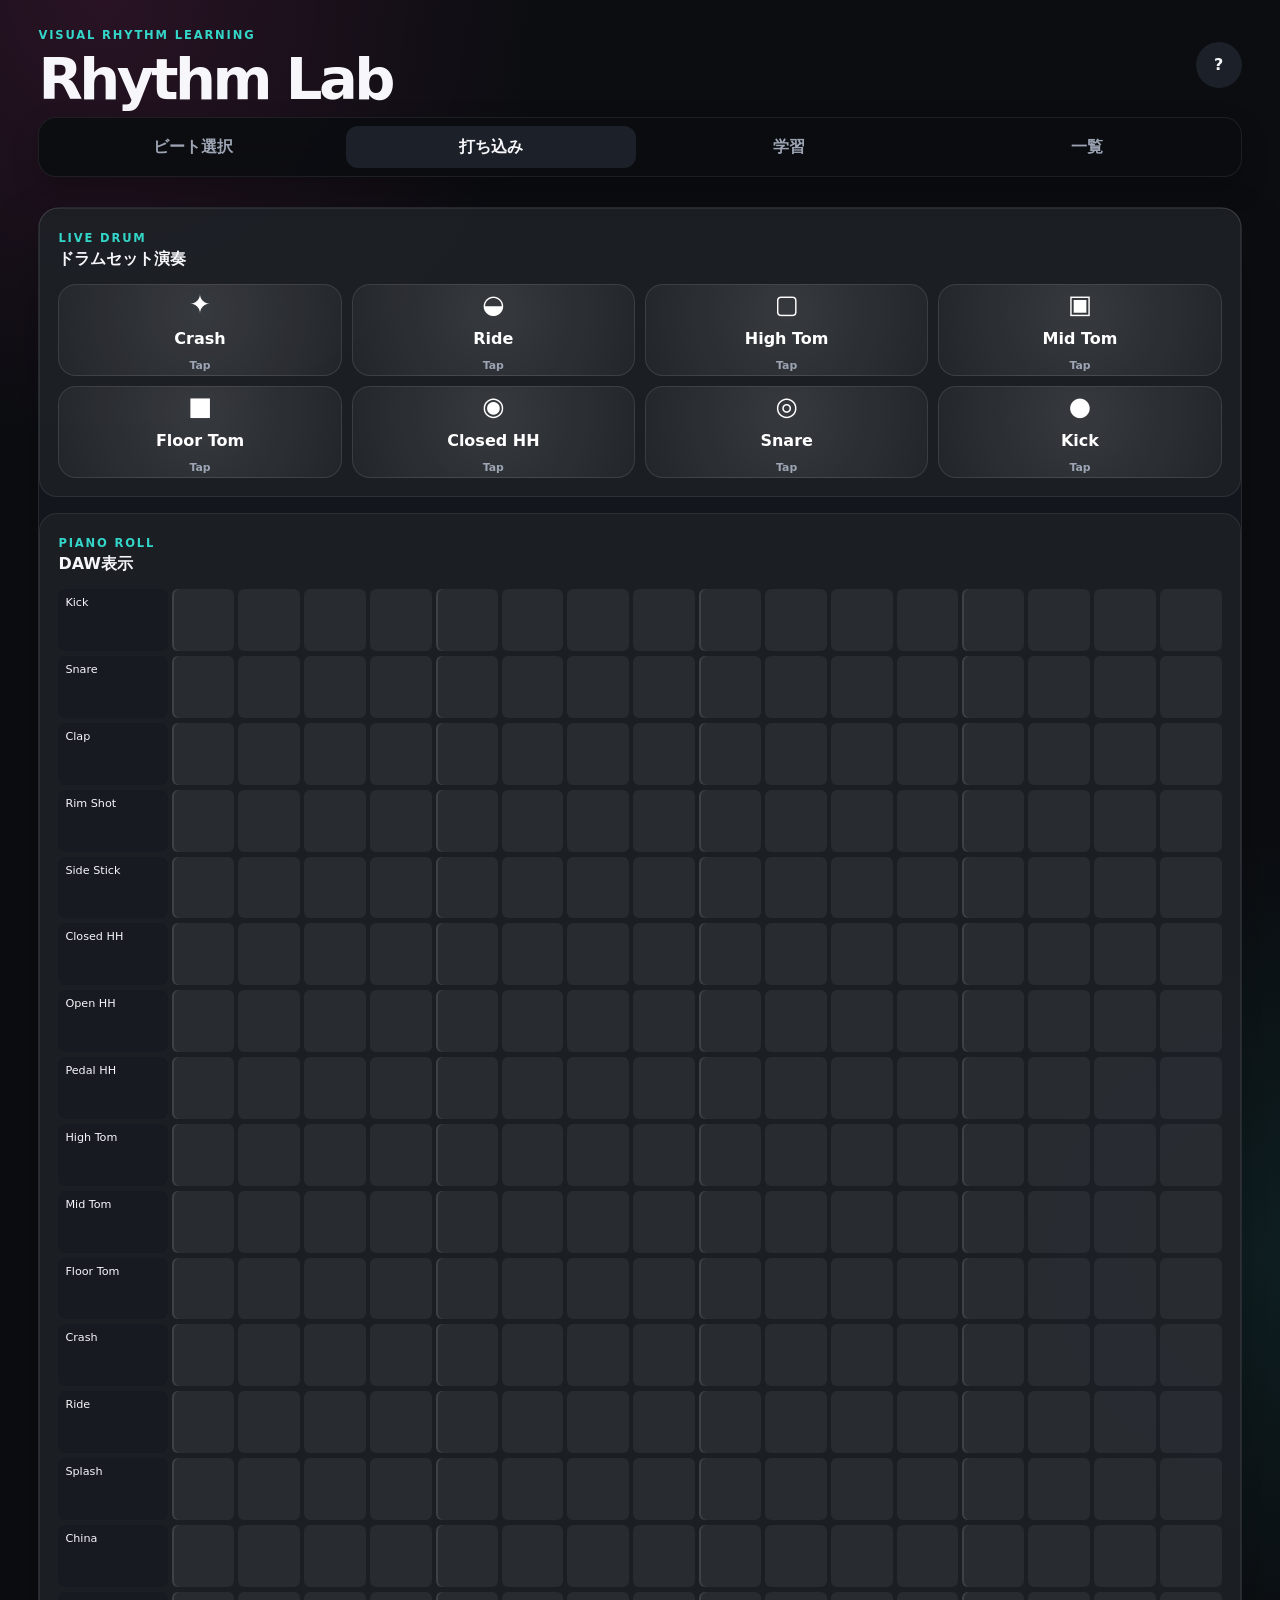
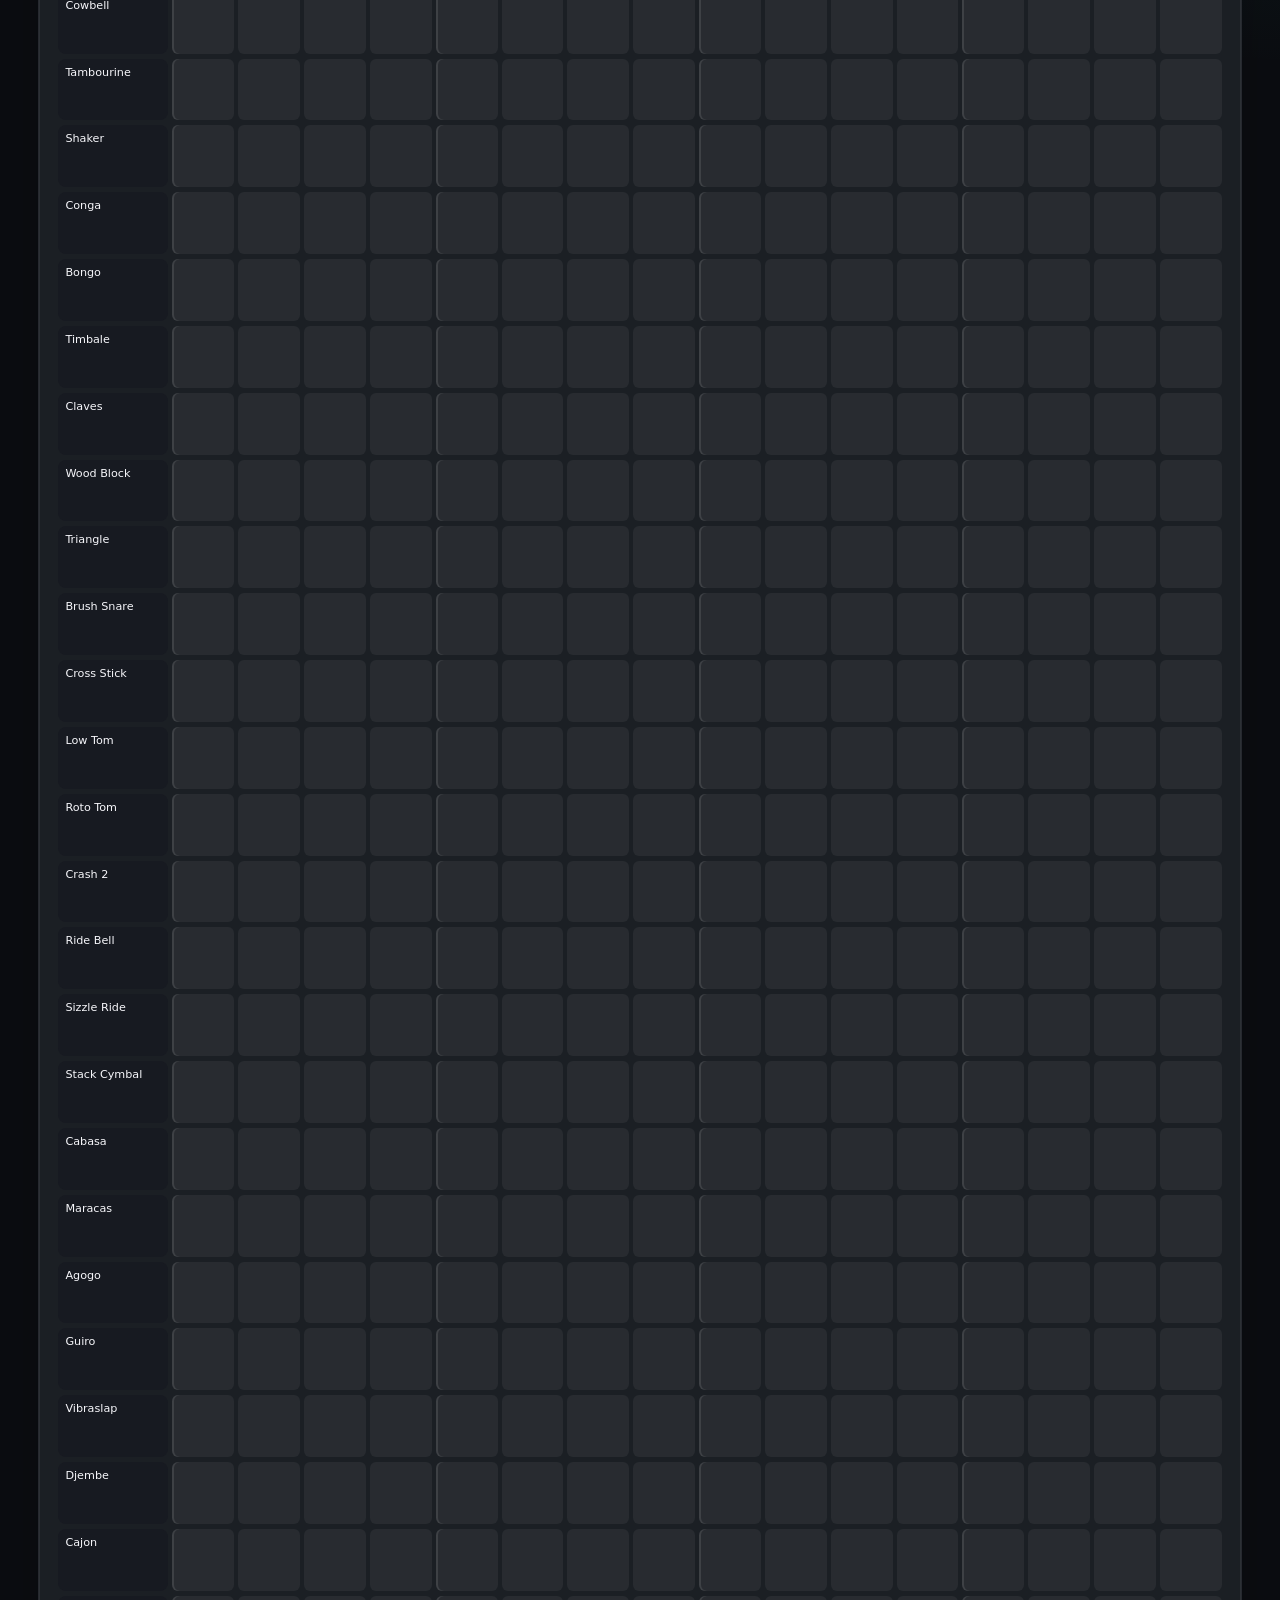
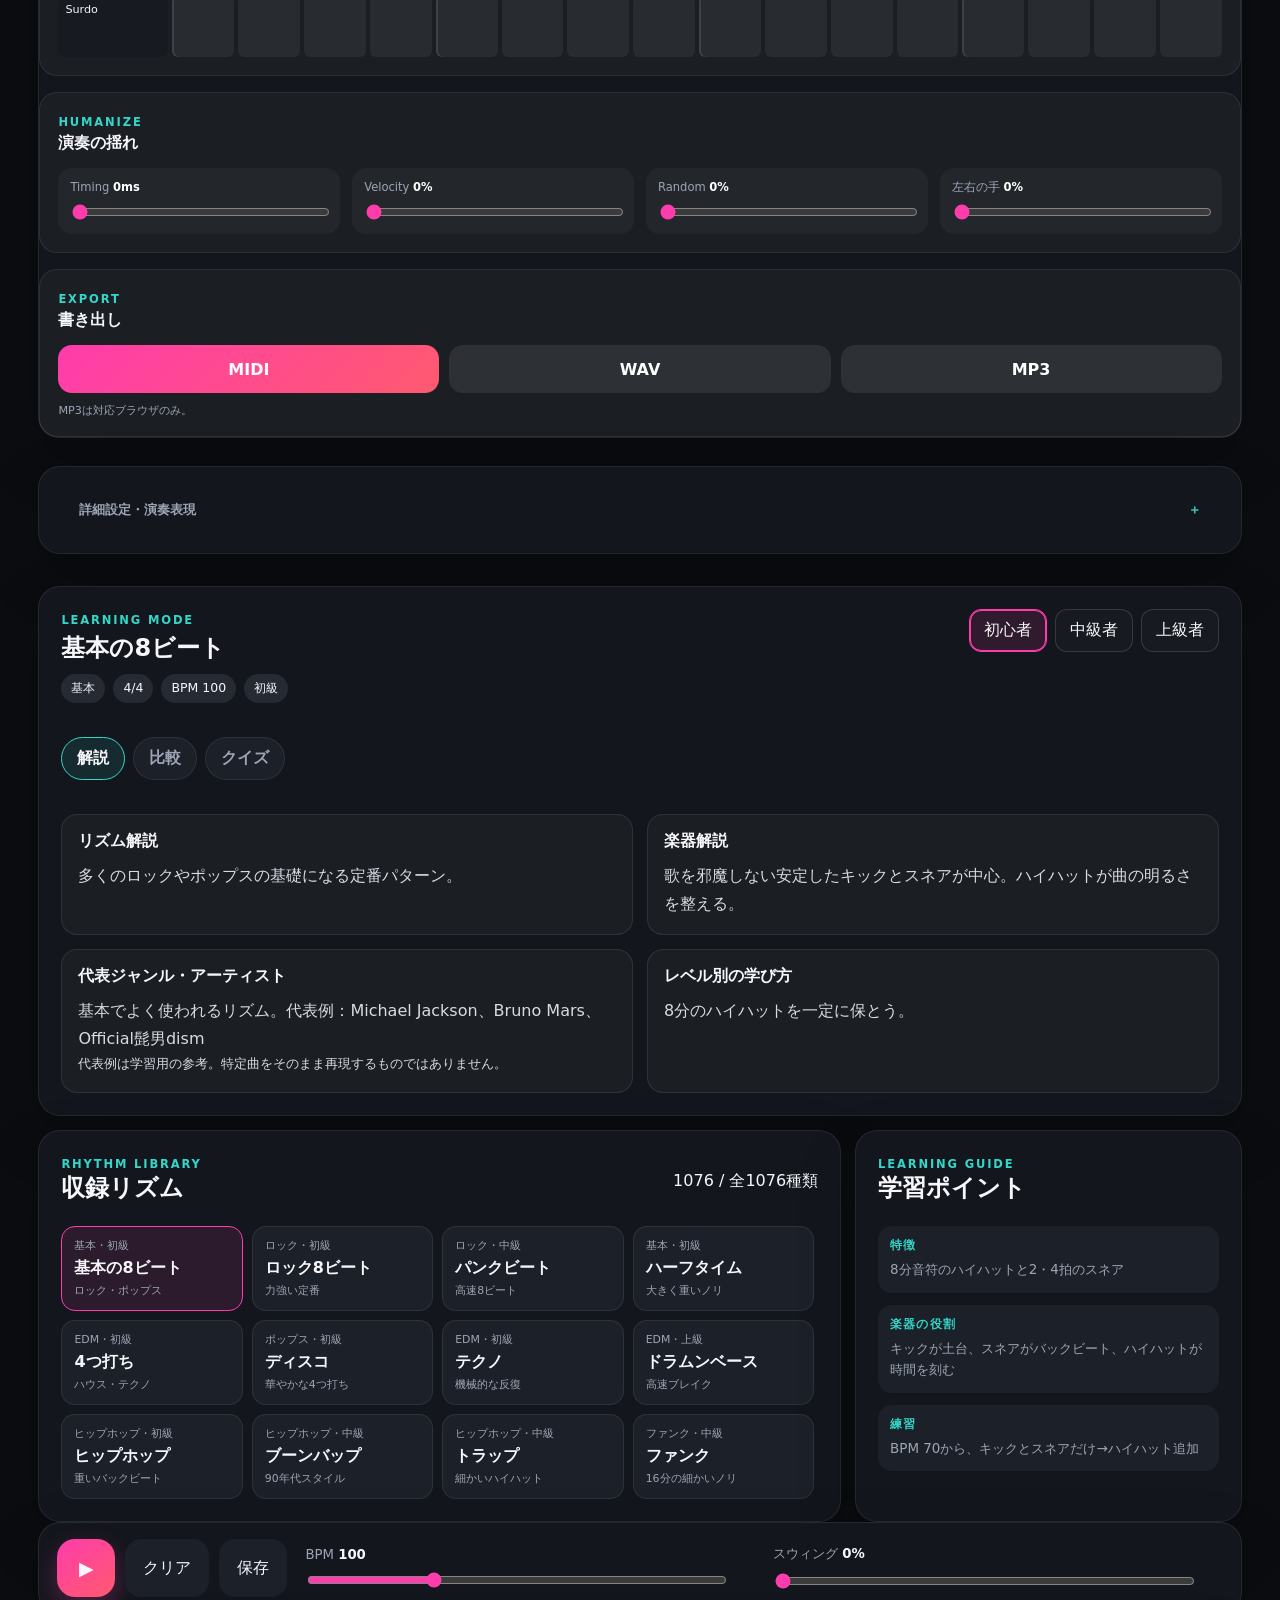
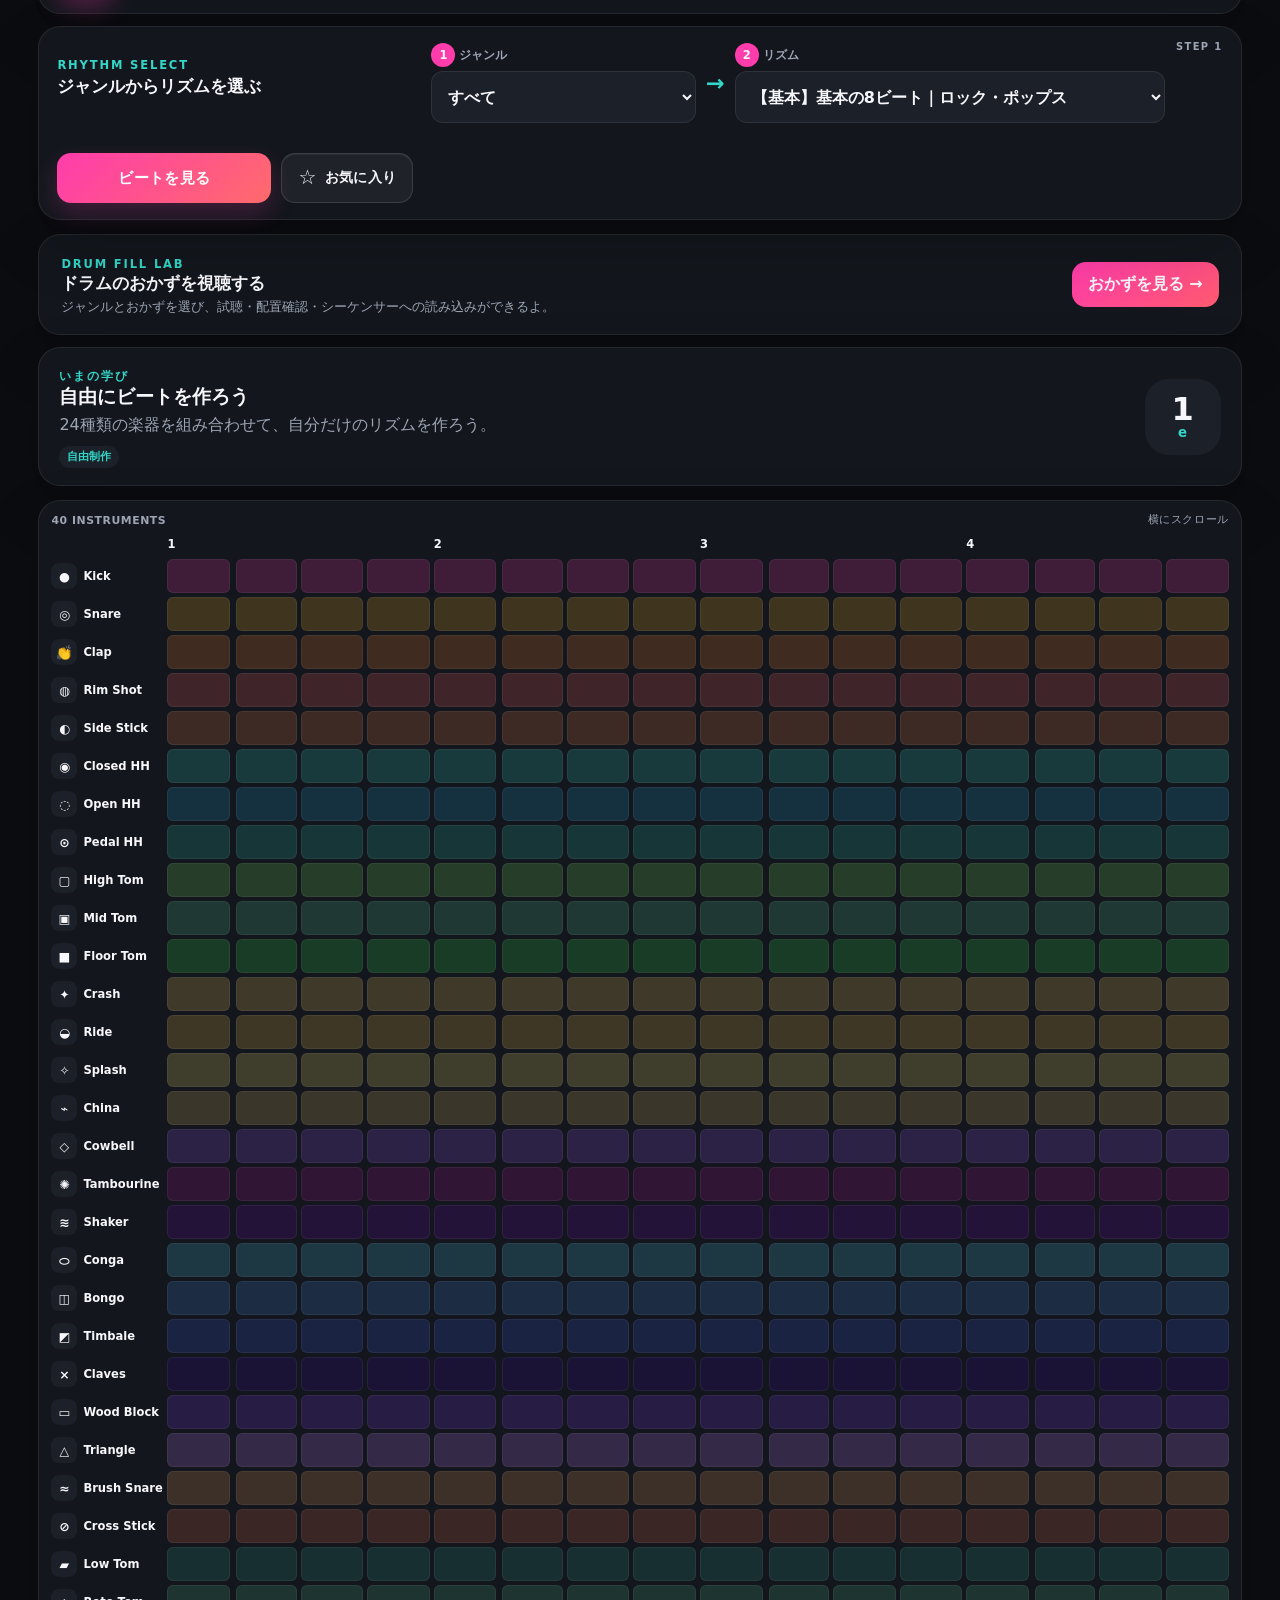
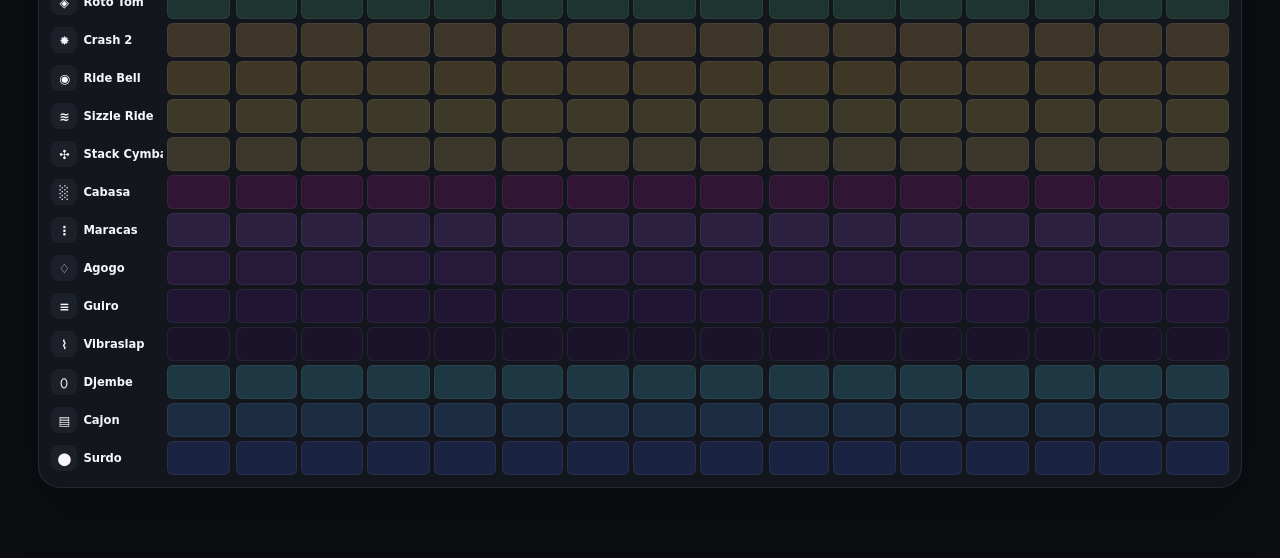
<file: index.html>
<!doctype html>
<html lang="ja">
<head>
  <meta charset="utf-8">
  <meta name="viewport" content="width=device-width, initial-scale=1, viewport-fit=cover">
  <meta name="theme-color" content="#111318">
  <meta name="description" content="目で見て、聴いて、触って学べるリズム学習ビートマシン">
  <title>Rhythm Lab</title>
  <link rel="stylesheet" href="style.css?v=21">
  <link rel="stylesheet" href="mobile.css?v=21">
  <link rel="stylesheet" href="rhythm-picker.css?v=21">
  <link rel="stylesheet" href="roadmap.css?v=21">
  <link rel="stylesheet" href="performance.css?v=21">
  <link rel="stylesheet" href="learning.css?v=21">
  <link rel="stylesheet" href="ui-cleanup.css?v=21">
  <style>.feature-page-link{display:flex;align-items:center;justify-content:space-between;gap:18px;padding:18px 22px;margin-bottom:14px;text-decoration:none;color:inherit}.feature-page-link p{margin:4px 0 0;color:var(--muted)}.feature-page-link strong:last-child{padding:12px 16px;border-radius:14px;background:linear-gradient(145deg,var(--accent),#ff5a6f);white-space:nowrap}@media(max-width:520px){.feature-page-link{padding:15px;align-items:flex-start}.feature-page-link p{font-size:.78rem}.feature-page-link strong:last-child{padding:10px 12px;font-size:.78rem}}</style>
</head>
<body>
  <div class="app-shell">
    <header class="topbar compact-header"><div><p class="eyebrow">VISUAL RHYTHM LEARNING</p><h1>Rhythm Lab</h1></div><button id="helpButton" class="icon-button" type="button" aria-label="使い方を表示">?</button></header>
    <main>
      <a class="panel feature-page-link" href="fills.html"><div><span class="section-kicker">DRUM FILL LAB</span><h2>選択したビートに合うフィルインを生成</h2><p>いま選んでいるリズムを引き継いで、ジャンル・BPM・拍子に合わせたフィルインを作るよ。</p></div><strong>フィルインページを開く →</strong></a>
      <section class="panel primary-controls" aria-label="基本操作"><div class="transport-main"><button id="playButton" class="play-button" type="button" aria-label="再生"><span class="play-icon">▶</span><span class="stop-icon">■</span></button><button id="clearButton" class="secondary-button" type="button">クリア</button><button id="saveButton" class="secondary-button" type="button">保存</button></div><label class="control-group bpm-control"><span>BPM <strong id="bpmValue">100</strong></span><input id="bpmInput" type="range" min="50" max="220" value="100"></label><label class="control-group swing-control"><span>スウィング <strong id="swingValue">0%</strong></span><input id="swingInput" type="range" min="0" max="45" value="0"></label></section>
      <section class="panel rhythm-picker simple-picker" aria-label="リズム選択"><div class="picker-title"><span class="section-kicker">RHYTHM SELECT</span><strong>ジャンルからリズムを選ぶ</strong></div><div class="two-stage-picker"><label class="picker-field"><span class="picker-number">1</span><span class="picker-label">ジャンル</span><select id="categorySelect" aria-label="ジャンルを選ぶ"><option value="all">すべて</option></select></label><span class="picker-arrow" aria-hidden="true">→</span><label class="picker-field rhythm-field"><span class="picker-number">2</span><span class="picker-label">リズム</span><select id="presetSelect" aria-label="リズムを選ぶ"></select></label><button id="favoriteButton" class="favorite-button" type="button" aria-pressed="false" aria-label="お気に入り">☆</button></div><button id="viewRhythmButton" class="view-rhythm-button" type="button">リズムを見る</button><input id="presetSearch" type="hidden" value=""></section>
      <section class="lesson-strip panel compact-lesson" aria-live="polite"><div class="lesson-main"><span class="lesson-label">いまの学び</span><h2 id="lessonTitle">自由にビートを作ろう</h2><p id="lessonText">光るマスをタップすると、その位置で音が鳴るよ。</p><div id="lessonTags" class="lesson-tags"></div></div><div class="count-display"><span id="beatCount">1</span><small id="subdivisionCount">e</small></div></section>
      <section class="sequencer-panel panel" aria-label="ステップシーケンサー"><div class="sequencer-toolbar"><strong id="kitSummary">24 INSTRUMENTS</strong><span>横にスクロール</span></div><div id="timeline" class="timeline" aria-hidden="true"></div><div id="sequencer" class="sequencer"></div></section>
      <details class="panel advanced-panel"><summary>詳細設定・演奏表現</summary><div class="advanced-grid"><label class="control-group volume-control"><span>音量 <strong id="volumeValue">80%</strong></span><input id="volumeInput" type="range" min="0" max="100" value="80"></label><label class="select-control"><span>ステップ</span><select id="stepCountSelect"><option value="4">4</option><option value="8">8</option><option value="16" selected>16</option><option value="32">32</option></select></label><label class="select-control"><span>拍子</span><select id="meterSelect"><option value="4/4">4/4</option><option value="3/4">3/4</option><option value="6/8">6/8</option><option value="5/4">5/4</option><option value="7/8">7/8</option></select></label><label class="toggle-control"><input id="metronomeInput" type="checkbox"><span>メトロノーム</span></label></div><div class="performance-controls"><div class="performance-heading"><strong>マスに付ける演奏表現</strong><small>種類を選んでからシーケンサーのマスをタップ</small></div><div class="expression-modes" role="group" aria-label="演奏表現"><button class="expression-button is-selected" data-expression-mode="normal" type="button">通常<span>Normal</span></button><button class="expression-button" data-expression-mode="accent" type="button">アクセント<span>強く鳴らす</span></button><button class="expression-button" data-expression-mode="ghost" type="button">ゴースト<span>弱く鳴らす</span></button><button class="expression-button" data-expression-mode="flam" type="button">フラム<span>2打をずらす</span></button><button class="expression-button" data-expression-mode="roll" type="button">ロール<span>細かく連打</span></button></div><div class="performance-grid"><label class="control-group"><span>ベロシティ <strong id="velocityValue" class="performance-value">100</strong></span><input id="velocityInput" type="range" min="20" max="127" value="100"></label><label class="control-group"><span>Humanize <strong id="humanizeValue" class="performance-value">0%</strong></span><input id="humanizeInput" type="range" min="0" max="100" value="0"></label><label class="select-control"><span>音源ライブラリ</span><select id="drumKitSelect"><option value="studio">Studio</option></select></label></div><div class="expression-legend"><span>白枠＝アクセント</span><span>薄いマス＝ゴースト</span><span>F＝フラム</span><span>R＝ロール</span><span>Closed HHでOpen HHを止める</span></div></div></details>
      <section class="panel learning-hub" aria-label="リズム学習"><div class="learning-header"><div><span class="section-kicker">LEARNING MODE</span><h2 id="learningRhythmTitle">リズム学習</h2><div id="learningMeta" class="learning-meta"></div></div><div class="learning-level-tabs"><button class="learning-level-button is-selected" data-learning-level="beginner">初心者</button><button class="learning-level-button" data-learning-level="intermediate">中級者</button><button class="learning-level-button" data-learning-level="advanced">上級者</button></div></div><div class="learning-grid"><article class="learning-card"><h3>リズム解説</h3><p id="learningRhythmExplanation"></p></article><article class="learning-card"><h3>楽器解説</h3><p id="learningInstrumentExplanation"></p></article><article class="learning-card"><h3>代表ジャンル・アーティスト</h3><p id="learningGenreText"></p><p class="artist-note">代表例は学習用の参考。特定曲をそのまま再現するものではありません。</p></article><article class="learning-card"><h3>レベル別の学び方</h3><p id="learningLevelText"></p></article><article class="learning-card learning-wide"><div class="learning-header"><h3>リズム比較</h3><button id="refreshCompareButton" class="learning-action-button" type="button">別の比較</button></div><div id="compareContent" class="compare-box"></div></article><article class="learning-card learning-wide"><div class="learning-header"><h3>特徴クイズ</h3><button id="newQuizButton" class="learning-action-button" type="button">次の問題</button></div><p id="quizQuestion"></p><div id="quizOptions" class="quiz-options"></div><div id="quizResult" class="quiz-result" aria-live="polite"></div></article></div></section>
      <section class="bottom-grid simplified-bottom"><div class="panel presets-panel"><div class="section-heading"><div><span class="section-kicker">RHYTHM LIBRARY</span><h2>収録リズム</h2></div><span id="rhythmLibrary"></span></div><div id="presetCards" class="preset-cards"></div></div><div class="panel theory-panel"><div class="section-heading"><div><span class="section-kicker">LEARNING GUIDE</span><h2>学習ポイント</h2></div></div><dl class="learning-list"><div><dt>特徴</dt><dd id="featureText">基本の配置を自由に試そう</dd></div><div><dt>楽器の役割</dt><dd id="roleText">キックは土台、スネアは拍の輪郭を作る</dd></div><div><dt>練習</dt><dd id="practiceText">まずはBPM 80から始めよう</dd></div></dl></div></section>
    </main>
  </div>
  <dialog id="rhythmViewDialog" class="rhythm-view-dialog"><div class="rhythm-view-content"><button id="closeRhythmViewButton" class="dialog-close" type="button" aria-label="閉じる">×</button><p class="eyebrow">RHYTHM MAP</p><h2 id="rhythmViewTitle">リズムの配置</h2><p id="rhythmViewDescription" class="rhythm-view-description"></p><div class="rhythm-view-legend"><span><i class="legend-on"></i>鳴る</span><span><i class="legend-off"></i>休み</span></div><div id="rhythmViewGrid" class="rhythm-view-grid"></div></div></dialog>
  <dialog id="helpDialog"><div class="dialog-content"><button id="closeHelpButton" class="dialog-close" type="button">×</button><p class="eyebrow">HOW TO USE</p><h2>使い方</h2><ol><li>リズムを選んで再生・編集</li><li>選択した状態でフィルインページを開く</li><li>長さと派手さを選んで生成</li><li>必要なときだけ詳細設定を開く</li></ol><p class="dialog-note">選択中のリズム情報はフィルインページへ自動で引き継がれるよ。</p></div></dialog>
  <script src="app.js?v=21"></script><script src="more-presets.js?v=21"></script><script src="added-beats.js?v=21"></script><script src="expressive-presets.js?v=21"></script><script src="beat-expansion.js?v=21"></script><script src="visualizer.js?v=21"></script><script src="performance.js?v=21"></script><script src="sound-library.js?v=21"></script><script src="jazz-rebuild.js?v=2"></script><script src="learning.js?v=21"></script><script src="ui-cleanup.js?v=21"></script><script src="extra-instruments.js?v=2" data-extra-instruments="true"></script><script src="beat-context.js?v=24"></script>
</body>
</html>
</file>
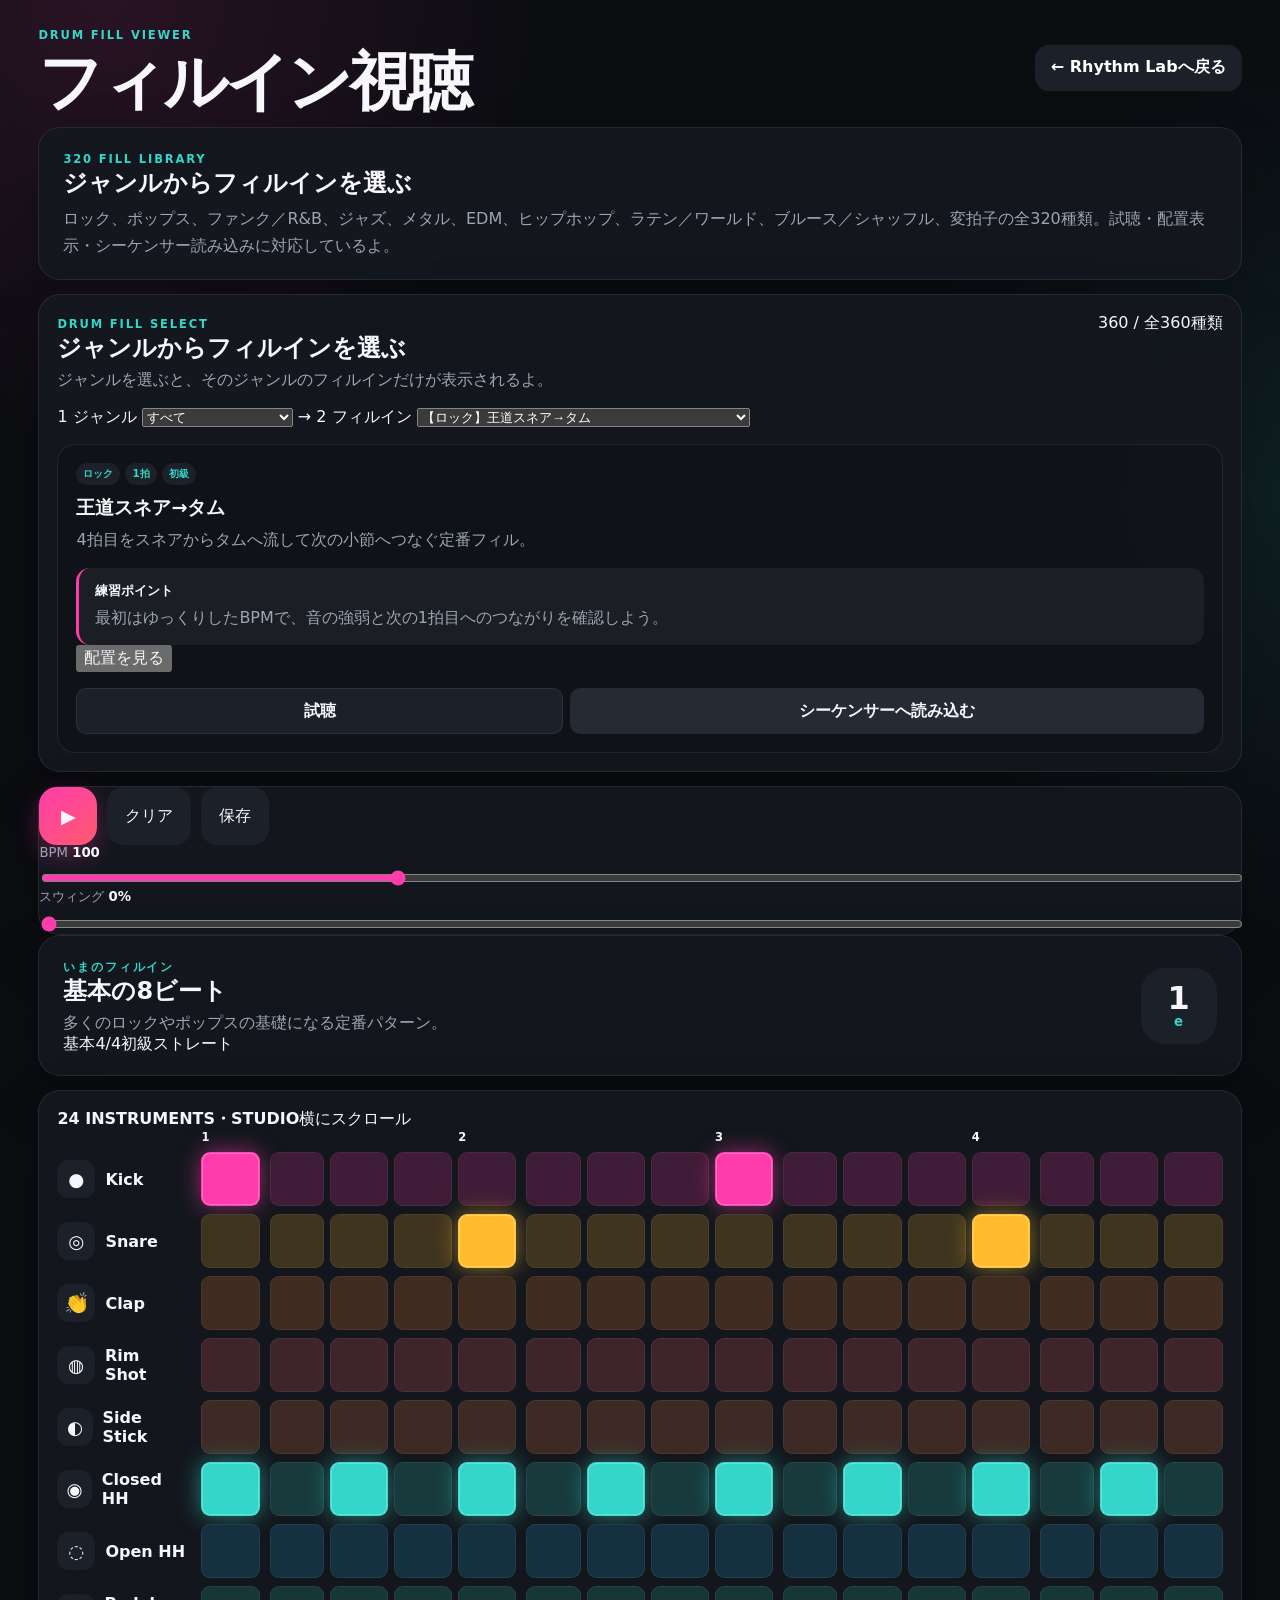
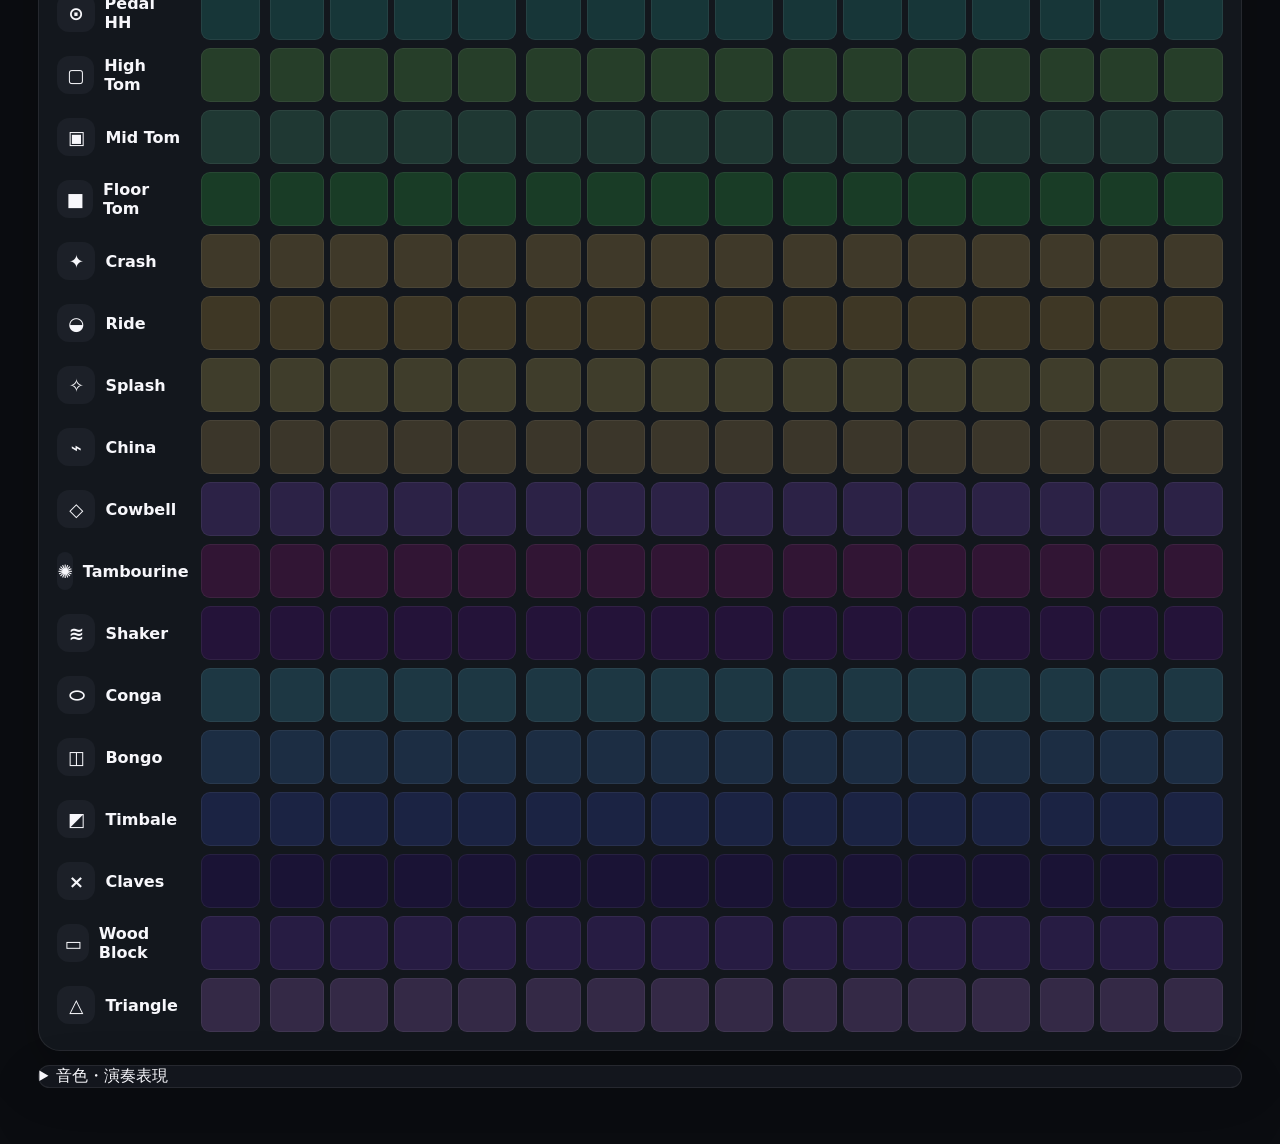
<file: fills.html>
<!doctype html>
<html lang="ja">
<head>
  <meta charset="utf-8">
  <meta name="viewport" content="width=device-width, initial-scale=1, viewport-fit=cover">
  <meta name="theme-color" content="#111318">
  <meta name="description" content="ジャンルから選んで見て聴けるRhythm Labのフィルイン視聴ページ">
  <title>フィルイン視聴 | Rhythm Lab</title>
  <link rel="stylesheet" href="style.css?v=23">
  <link rel="stylesheet" href="mobile.css?v=23">
  <link rel="stylesheet" href="rhythm-picker.css?v=23">
  <link rel="stylesheet" href="performance.css?v=23">
  <link rel="stylesheet" href="drum-fills.css?v=23">
  <style>
    .fills-page-header{display:flex;align-items:center;justify-content:space-between;gap:16px;margin-bottom:16px}.fills-page-header h1{font-size:clamp(2rem,5vw,4rem)}.back-link{display:inline-flex;align-items:center;justify-content:center;min-height:46px;padding:0 16px;border-radius:14px;background:#1c2028;color:#fff;text-decoration:none;font-weight:800}.fills-intro{padding:20px 24px;margin-bottom:14px}.fills-intro p{margin:6px 0 0;color:var(--muted);line-height:1.7}.drum-fill-panel{padding:18px;margin-bottom:14px}.fill-two-stage-picker{margin-top:16px}.fill-selected-card{margin-top:16px;padding:18px;border:1px solid var(--line);border-radius:18px;background:rgba(0,0,0,.18)}.fill-selected-card h3{margin:10px 0 6px;font-size:1.2rem}.fill-selected-card p{margin:0;color:var(--muted);line-height:1.65}.fill-practice-box{margin-top:14px;padding:14px 16px;border-radius:14px;background:rgba(255,255,255,.05);border-left:3px solid var(--accent)}.fill-practice-box strong{display:block;margin-bottom:5px;font-size:.84rem}.fill-selected-actions{margin-top:16px}.fill-selected-actions button{flex:1;min-height:46px}.fill-selected-actions button:nth-child(2){background:#252a34}.hidden-support{display:none!important}@media(max-width:520px){.fills-page-header{align-items:flex-start}.back-link{min-height:42px;padding:0 12px;font-size:.82rem}.fills-intro{padding:16px}.fill-selected-actions{display:grid;grid-template-columns:1fr 1fr}.fill-selected-actions .fill-primary{grid-column:1/-1}}
  </style>
</head>
<body>
  <div class="app-shell">
    <header class="fills-page-header">
      <div><p class="eyebrow">DRUM FILL VIEWER</p><h1>フィルイン視聴</h1></div>
      <a class="back-link" href="index.html">← Rhythm Labへ戻る</a>
    </header>
    <main>
      <section class="panel fills-intro"><span class="section-kicker">320 FILL LIBRARY</span><h2>ジャンルからフィルインを選ぶ</h2><p>ロック、ポップス、ファンク／R&amp;B、ジャズ、メタル、EDM、ヒップホップ、ラテン／ワールド、ブルース／シャッフル、変拍子の全320種類。試聴・配置表示・シーケンサー読み込みに対応しているよ。</p></section>

      <section id="drumFillLibrary" class="panel drum-fill-panel" aria-label="フィルイン選択"></section>

      <section class="panel primary-controls" aria-label="基本操作"><div class="transport-main"><button id="playButton" class="play-button" type="button" aria-label="再生"><span class="play-icon">▶</span><span class="stop-icon">■</span></button><button id="clearButton" class="secondary-button" type="button">クリア</button><button id="saveButton" class="secondary-button" type="button">保存</button></div><label class="control-group bpm-control"><span>BPM <strong id="bpmValue">100</strong></span><input id="bpmInput" type="range" min="50" max="220" value="100"></label><label class="control-group swing-control"><span>スウィング <strong id="swingValue">0%</strong></span><input id="swingInput" type="range" min="0" max="45" value="0"></label></section>

      <section class="lesson-strip panel compact-lesson" aria-live="polite"><div class="lesson-main"><span class="lesson-label">いまのフィルイン</span><h2 id="lessonTitle">フィルインを選ぼう</h2><p id="lessonText">ジャンルとフィルインを選んで試聴してね。</p><div id="lessonTags" class="lesson-tags"></div></div><div class="count-display"><span id="beatCount">1</span><small id="subdivisionCount">e</small></div></section>
      <section class="sequencer-panel panel" aria-label="フィルシーケンサー"><div class="sequencer-toolbar"><strong id="kitSummary">24 INSTRUMENTS</strong><span>横にスクロール</span></div><div id="timeline" class="timeline"></div><div id="sequencer" class="sequencer"></div></section>
      <details class="panel advanced-panel"><summary>音色・演奏表現</summary><div class="advanced-grid"><label class="control-group volume-control"><span>音量 <strong id="volumeValue">80%</strong></span><input id="volumeInput" type="range" min="0" max="100" value="80"></label><label class="select-control"><span>ステップ</span><select id="stepCountSelect"><option value="4">4</option><option value="8">8</option><option value="16" selected>16</option><option value="32">32</option></select></label><label class="select-control"><span>拍子</span><select id="meterSelect"><option value="4/4">4/4</option><option value="3/4">3/4</option><option value="6/8">6/8</option><option value="5/4">5/4</option><option value="7/8">7/8</option><option value="9/8">9/8</option><option value="11/8">11/8</option></select></label><label class="toggle-control"><input id="metronomeInput" type="checkbox"><span>メトロノーム</span></label></div><div class="performance-controls"><div class="expression-modes"><button class="expression-button is-selected" data-expression-mode="normal">通常<span>Normal</span></button><button class="expression-button" data-expression-mode="accent">アクセント<span>強く</span></button><button class="expression-button" data-expression-mode="ghost">ゴースト<span>弱く</span></button><button class="expression-button" data-expression-mode="flam">フラム<span>2打</span></button><button class="expression-button" data-expression-mode="roll">ロール<span>連打</span></button></div><div class="performance-grid"><label class="control-group"><span>ベロシティ <strong id="velocityValue">100</strong></span><input id="velocityInput" type="range" min="20" max="127" value="100"></label><label class="control-group"><span>Humanize <strong id="humanizeValue">0%</strong></span><input id="humanizeInput" type="range" min="0" max="100" value="0"></label><label class="select-control"><span>ドラムキット</span><select id="drumKitSelect"><option value="studio">Studio</option><option value="electronic">Electronic</option><option value="vintage">Vintage</option><option value="lofi">Lo-Fi</option></select></label></div></div></details>

      <div class="hidden-support"><select id="categorySelect"><option value="all">すべて</option></select><select id="presetSelect"></select><input id="presetSearch" value=""><button id="favoriteButton"></button><span id="rhythmLibrary"></span><div id="presetCards"></div><span id="featureText"></span><span id="roleText"></span><span id="practiceText"></span><button id="helpButton"></button></div>
    </main>
  </div>
  <dialog id="helpDialog"><div class="dialog-content"><button id="closeHelpButton" class="dialog-close">×</button><h2>使い方</h2><ol><li>ジャンルを選ぶ</li><li>候補からフィルインを選ぶ</li><li>試聴または配置を見る</li><li>読み込んだ配置を編集する</li></ol></div></dialog>
  <script src="app.js?v=23"></script><script src="more-presets.js?v=23"></script><script src="expressive-presets.js?v=23"></script><script src="performance.js?v=23"></script><script src="drum-fills.js?v=23"></script><script src="more-fills.js?v=23"></script><script src="extra-fills.js?v=23"></script><script src="generated-fills.js?v=23"></script><script src="fill-picker.js?v=23"></script><script src="simple-fill-ui.js?v=23"></script>
</body>
</html>
</file>
<file: style.css>
:root {
  color-scheme: dark;
  --bg: #0b0d11;
  --panel: #15181f;
  --panel-2: #1c2028;
  --text: #f7f7fb;
  --muted: #9da5b4;
  --line: rgba(255, 255, 255, 0.08);
  --accent: #ff3cac;
  --accent-2: #33d6c8;
  --warning: #ffbd2e;
  --green: #38e054;
  --purple: #9c5cff;
  font-family: Inter, ui-sans-serif, system-ui, -apple-system, BlinkMacSystemFont, "Segoe UI", sans-serif;
}

* { box-sizing: border-box; }

body {
  margin: 0;
  min-height: 100vh;
  background:
    radial-gradient(circle at 8% 0%, rgba(255, 60, 172, 0.12), transparent 28rem),
    radial-gradient(circle at 100% 18%, rgba(51, 214, 200, 0.09), transparent 26rem),
    var(--bg);
  color: var(--text);
}

button, input { font: inherit; }
button { color: inherit; }

.app-shell {
  width: min(1500px, 100%);
  margin: 0 auto;
  padding: 24px clamp(14px, 3vw, 42px) 56px;
}

.topbar,
.transport,
.lesson-strip,
.section-heading {
  display: flex;
  align-items: center;
  justify-content: space-between;
  gap: 20px;
}

.topbar { margin-bottom: 18px; }

h1, h2, p { margin-top: 0; }
h1 { margin-bottom: 0; font-size: clamp(2rem, 5vw, 4.6rem); line-height: .9; letter-spacing: -.06em; }
h2 { margin-bottom: 6px; }

.eyebrow,
.section-kicker,
.lesson-label {
  display: inline-block;
  color: var(--accent-2);
  font-size: .72rem;
  font-weight: 800;
  letter-spacing: .16em;
}

.panel {
  border: 1px solid var(--line);
  border-radius: 22px;
  background: rgba(21, 24, 31, 0.92);
  box-shadow: 0 24px 60px rgba(0, 0, 0, .2);
}

.icon-button,
.secondary-button,
.preset-button,
.play-button {
  border: 0;
  cursor: pointer;
  transition: transform .16s ease, filter .16s ease, background .16s ease;
}

button:active { transform: scale(.96); }
button:focus-visible, input:focus-visible { outline: 3px solid rgba(51, 214, 200, .55); outline-offset: 3px; }

.icon-button {
  width: 46px;
  height: 46px;
  border-radius: 50%;
  background: var(--panel-2);
  font-weight: 900;
}

.transport {
  padding: 18px;
  margin-bottom: 14px;
  flex-wrap: wrap;
}

.transport-main { display: flex; gap: 10px; }

.play-button {
  width: 58px;
  height: 58px;
  border-radius: 18px;
  background: linear-gradient(145deg, var(--accent), #ff5a6f);
  box-shadow: 0 10px 24px rgba(255, 60, 172, .28);
  font-size: 1.2rem;
}

.play-button .stop-icon { display: none; }
.play-button.is-playing .play-icon { display: none; }
.play-button.is-playing .stop-icon { display: inline; }

.secondary-button {
  padding: 0 18px;
  border-radius: 16px;
  background: var(--panel-2);
}

.control-group {
  min-width: min(220px, 100%);
  display: grid;
  gap: 8px;
  color: var(--muted);
  font-size: .83rem;
}

.control-group strong { color: var(--text); }
input[type="range"] { width: 100%; accent-color: var(--accent); }

.lesson-strip {
  min-height: 112px;
  padding: 20px 24px;
  margin-bottom: 14px;
}

.lesson-strip p { color: var(--muted); margin-bottom: 0; }

.count-display {
  flex: 0 0 auto;
  width: 76px;
  height: 76px;
  display: grid;
  place-content: center;
  border-radius: 24px;
  background: var(--panel-2);
  text-align: center;
}

.count-display span { font-size: 2rem; font-weight: 900; line-height: 1; }
.count-display small { color: var(--accent-2); font-weight: 800; }

.sequencer-panel {
  overflow-x: auto;
  padding: 18px;
  margin-bottom: 14px;
  scrollbar-color: var(--accent) transparent;
}

.timeline,
.track-row {
  min-width: 980px;
  display: grid;
  grid-template-columns: 138px repeat(16, minmax(42px, 1fr));
  gap: 6px;
}

.timeline { margin-bottom: 8px; color: var(--muted); font-size: .72rem; }
.beat-number { font-weight: 900; color: var(--text); }

.sequencer { display: grid; gap: 8px; }

.track-label {
  display: flex;
  align-items: center;
  gap: 10px;
  padding-right: 10px;
  font-weight: 800;
}

.track-icon {
  width: 38px;
  height: 38px;
  display: grid;
  place-items: center;
  border-radius: 12px;
  background: var(--panel-2);
  font-size: 1.15rem;
}

.step {
  min-height: 54px;
  border: 1px solid rgba(255, 255, 255, .06);
  border-radius: 9px;
  background: color-mix(in srgb, var(--track-color) 19%, #12151b);
  cursor: pointer;
  position: relative;
  transition: transform .08s ease, background .14s ease, box-shadow .14s ease;
}

.step:nth-of-type(4n + 2) { margin-left: 4px; }
.step:hover { filter: brightness(1.18); }
.step.is-active {
  background: var(--track-color);
  box-shadow: inset 0 0 0 1px rgba(255,255,255,.24), 0 0 22px color-mix(in srgb, var(--track-color) 55%, transparent);
}
.step.is-current::after {
  content: "";
  position: absolute;
  inset: -4px;
  border: 2px solid #fff;
  border-radius: 12px;
  pointer-events: none;
}

.bottom-grid {
  display: grid;
  grid-template-columns: 1.35fr .65fr;
  gap: 14px;
}

.presets-panel,
.theory-panel { padding: 22px; }

.preset-buttons {
  display: grid;
  grid-template-columns: repeat(auto-fit, minmax(140px, 1fr));
  gap: 10px;
  margin-top: 18px;
}

.preset-button {
  min-height: 70px;
  padding: 12px;
  border-radius: 16px;
  background: var(--panel-2);
  text-align: left;
  border: 1px solid transparent;
}

.preset-button strong,
.preset-button span { display: block; }
.preset-button span { color: var(--muted); font-size: .76rem; margin-top: 4px; }
.preset-button.is-selected { border-color: var(--accent); background: rgba(255, 60, 172, .1); }

.beat-map {
  display: grid;
  grid-template-columns: repeat(4, 1fr);
  gap: 7px;
  margin: 18px 0;
}

.beat-map div {
  display: grid;
  grid-template-columns: repeat(4, 1fr);
  gap: 3px;
}

.beat-map span,
.beat-map strong {
  display: grid;
  place-items: center;
  aspect-ratio: 1;
  border-radius: 7px;
  background: var(--panel-2);
  font-size: .7rem;
}

.beat-map strong { background: var(--accent); }
.theory-panel p { color: var(--muted); margin-bottom: 0; line-height: 1.75; }

dialog {
  width: min(520px, calc(100% - 28px));
  border: 1px solid var(--line);
  border-radius: 24px;
  padding: 0;
  background: #171a21;
  color: var(--text);
}

dialog::backdrop { background: rgba(0, 0, 0, .72); backdrop-filter: blur(8px); }
.dialog-content { padding: 30px; position: relative; }
.dialog-close { position: absolute; top: 14px; right: 14px; border: 0; background: transparent; color: white; font-size: 1.7rem; cursor: pointer; }
.dialog-content li { margin: 12px 0; line-height: 1.6; }
.dialog-note { color: var(--muted); margin-bottom: 0; }

@media (max-width: 820px) {
  .app-shell { padding-top: 18px; }
  .topbar { align-items: flex-start; }
  .transport { align-items: stretch; }
  .control-group { flex: 1 1 180px; }
  .volume-control { display: none; }
  .lesson-strip { align-items: flex-start; }
  .lesson-strip p { font-size: .88rem; }
  .count-display { width: 62px; height: 62px; border-radius: 18px; }
  .bottom-grid { grid-template-columns: 1fr; }
}

@media (max-width: 520px) {
  h1 { font-size: 2.55rem; }
  .eyebrow { font-size: .62rem; }
  .transport-main { width: 100%; }
  .secondary-button { flex: 1; }
  .lesson-strip { padding: 17px; }
  .lesson-strip h2 { font-size: 1.08rem; }
  .lesson-strip p { max-width: 250px; }
  .sequencer-panel { padding: 12px; border-radius: 18px; }
  .timeline, .track-row { min-width: 830px; grid-template-columns: 112px repeat(16, 39px); gap: 5px; }
  .step { min-height: 48px; }
  .track-label { font-size: .82rem; }
  .track-icon { width: 32px; height: 32px; }
}
</file>
<file: mobile.css>
@media (max-width: 520px) {
  body { overflow-x: hidden; }
  .app-shell { padding: 12px 8px 36px; }
  .topbar { margin-bottom: 10px; padding: 0 4px; }
  h1 { font-size: 2.1rem; }
  .eyebrow { display: none; }
  .icon-button { width: 40px; height: 40px; }

  .transport {
    display: grid;
    grid-template-columns: 1fr 1fr;
    gap: 12px;
    padding: 12px;
    border-radius: 16px;
  }
  .transport-main { grid-column: 1 / -1; width: 100%; }
  .play-button { width: 54px; height: 54px; border-radius: 15px; }
  .secondary-button { flex: 1; }
  .control-group { min-width: 0; width: 100%; }
  .control-group span { font-size: .78rem; }

  .lesson-strip {
    min-height: 0;
    padding: 14px;
    gap: 10px;
    border-radius: 16px;
  }
  .lesson-strip h2 { font-size: 1rem; margin-bottom: 4px; }
  .lesson-strip p { max-width: none; font-size: .78rem; line-height: 1.45; }
  .lesson-label { font-size: .58rem; }
  .count-display { width: 54px; height: 54px; border-radius: 15px; }
  .count-display span { font-size: 1.55rem; }

  .sequencer-panel {
    margin-left: -8px;
    margin-right: -8px;
    padding: 10px 8px 14px;
    border-left: 0;
    border-right: 0;
    border-radius: 0;
    scroll-snap-type: x proximity;
    -webkit-overflow-scrolling: touch;
  }
  .timeline, .track-row {
    min-width: 676px;
    grid-template-columns: 52px repeat(16, 34px);
    gap: 4px;
  }
  .timeline > div:first-child,
  .track-label {
    position: sticky;
    left: 0;
    z-index: 4;
    background: #15181f;
  }
  .timeline > div:first-child::after {
    content: "横にスワイプ";
    display: block;
    width: 46px;
    color: var(--muted);
    font-size: .52rem;
    line-height: 1.1;
  }
  .track-label {
    justify-content: center;
    padding: 0 5px 0 0;
    box-shadow: 8px 0 12px rgba(11, 13, 17, .75);
  }
  .track-label > span:last-child { display: none; }
  .track-icon { width: 36px; height: 36px; border-radius: 10px; font-size: 1rem; }
  .step { min-height: 44px; border-radius: 8px; touch-action: manipulation; }
  .step:nth-of-type(4n + 2) { margin-left: 3px; }

  .presets-panel, .theory-panel { padding: 16px; border-radius: 16px; }
  .preset-buttons {
    display: flex;
    overflow-x: auto;
    gap: 8px;
    margin: 12px -4px 0;
    padding: 0 4px 6px;
    scroll-snap-type: x mandatory;
  }
  .preset-button {
    flex: 0 0 132px;
    min-height: 62px;
    scroll-snap-align: start;
  }
  .preset-button strong { font-size: .86rem; }
  .preset-button span { font-size: .68rem; }
  .theory-panel { display: none; }
}
</file>
<file: rhythm-picker.css>
.rhythm-picker{display:grid;grid-template-columns:minmax(150px,.45fr) minmax(240px,1fr);align-items:center;gap:18px;padding:18px 22px;margin-bottom:14px}.rhythm-picker label{display:grid;gap:4px}.rhythm-picker label strong{font-size:1.05rem}.rhythm-picker select{width:100%;min-height:52px;border:1px solid rgba(255,255,255,.12);border-radius:15px;padding:0 44px 0 16px;background:#1c2028;color:#f7f7fb;font:inherit;font-weight:800;cursor:pointer;outline:none}.rhythm-picker select:focus{border-color:#33d6c8;box-shadow:0 0 0 3px rgba(51,214,200,.18)}.rhythm-library{margin-top:14px;padding:14px 16px;border-radius:14px;background:#1c2028;color:#9da5b4;line-height:1.7}.rhythm-library::first-line{color:#f7f7fb;font-weight:800}@media(max-width:520px){.rhythm-picker{grid-template-columns:1fr;gap:10px;padding:12px;border-radius:16px}.rhythm-picker label{display:flex;align-items:center;justify-content:space-between}.rhythm-picker label strong{font-size:.94rem}.rhythm-picker .section-kicker{font-size:.56rem}.rhythm-picker select{min-height:50px;font-size:.92rem;padding-left:13px}.rhythm-library{font-size:.78rem;margin-top:10px;padding:11px 12px}.presets-panel{display:block}}
</file>
<file: roadmap.css>
.compact-header{margin-bottom:12px}.compact-header h1{font-size:clamp(2rem,5vw,3.6rem)}.primary-controls{display:grid;grid-template-columns:auto minmax(180px,1fr) minmax(180px,1fr);align-items:center;gap:18px;padding:16px 18px;margin-bottom:12px}.bpm-control,.swing-control{max-width:420px}.simple-picker{padding:16px 18px;margin-bottom:12px}.picker-title{display:grid;gap:3px;margin-bottom:12px}.two-stage-picker{display:grid;grid-template-columns:minmax(150px,.8fr) auto minmax(220px,1.3fr) 48px;gap:10px;align-items:end}.picker-field{display:grid;grid-template-columns:24px 1fr;gap:5px 8px;align-items:center}.picker-field select{grid-column:1/-1;width:100%;border:1px solid var(--line);border-radius:12px;background:var(--panel-2);color:var(--text);padding:12px}.picker-number{display:grid;place-items:center;width:24px;height:24px;border-radius:50%;background:var(--accent);font-size:.72rem;font-weight:900}.picker-label{color:var(--muted);font-size:.78rem;font-weight:800}.picker-arrow{align-self:center;color:var(--accent-2);font-size:1.4rem;font-weight:900}.favorite-button{height:44px;border:1px solid var(--line);border-radius:12px;background:var(--panel-2);color:var(--warning);font-size:1.25rem;cursor:pointer}.favorite-button[aria-pressed=true]{border-color:var(--warning);background:rgba(255,189,46,.12)}.view-rhythm-button{width:100%;margin-top:12px;padding:13px 16px;border:0;border-radius:14px;background:linear-gradient(135deg,var(--accent),#ff6b6b);color:#fff;font-weight:900;cursor:pointer;box-shadow:0 10px 24px rgba(255,60,172,.2)}.advanced-panel{margin-top:12px}.advanced-panel>summary{cursor:pointer;color:var(--muted);font-weight:800;font-size:.82rem}.compact-lesson{min-height:auto;padding:17px 20px}.compact-lesson h2{font-size:1.2rem;margin-bottom:5px}.lesson-main{min-width:0}.lesson-tags{display:flex;flex-wrap:wrap;gap:6px;margin-top:10px}.lesson-tags span{padding:4px 8px;border-radius:999px;background:var(--panel-2);color:var(--accent-2);font-size:.68rem;font-weight:800}.sequencer-toolbar{display:flex;justify-content:space-between;gap:12px;margin-bottom:8px;color:var(--muted);font-size:.68rem;letter-spacing:.05em}.timeline,.track-row{grid-template-columns:112px repeat(var(--steps),minmax(32px,1fr));gap:4px}.sequencer{gap:4px}.track-label{gap:6px;padding-right:5px;font-size:.72rem;line-height:1.05;white-space:nowrap;overflow:hidden}.track-icon{width:26px;height:26px;border-radius:8px;font-size:.78rem;flex:0 0 26px}.step{min-height:34px;border-radius:6px}.step:nth-of-type(4n + 2){margin-left:2px}.step.is-current::after{inset:-2px;border-width:1px;border-radius:8px}.sequencer-panel{padding:12px}.advanced-panel{padding:16px 18px;margin-bottom:12px}.advanced-panel[open]>summary{margin-bottom:15px;color:var(--text)}.advanced-grid{display:grid;grid-template-columns:repeat(4,minmax(130px,1fr));gap:14px;align-items:end}.select-control{display:grid;gap:6px;color:var(--muted);font-size:.78rem}.select-control select{width:100%;border:1px solid var(--line);border-radius:12px;background:var(--panel-2);color:var(--text);padding:12px}.toggle-control{display:flex;align-items:center;gap:8px;min-height:44px;color:var(--muted);font-size:.82rem}.preset-cards{display:grid;grid-template-columns:repeat(auto-fit,minmax(150px,1fr));gap:9px;margin-top:16px}.preset-card{padding:12px;border:1px solid var(--line);border-radius:14px;background:var(--panel-2);color:var(--text);text-align:left;cursor:pointer}.preset-card span,.preset-card small{display:block;color:var(--muted);font-size:.68rem}.preset-card strong{display:block;margin:5px 0}.preset-card.is-selected{border-color:var(--accent);background:rgba(255,60,172,.1)}.learning-list{display:grid;gap:12px;margin:16px 0 0}.learning-list div{padding:12px;border-radius:14px;background:var(--panel-2)}.learning-list dt{color:var(--accent-2);font-size:.72rem;font-weight:900;letter-spacing:.1em}.learning-list dd{margin:6px 0 0;color:var(--muted);line-height:1.6;font-size:.84rem}.simplified-bottom{margin-top:0}.rhythm-view-dialog{width:min(1100px,calc(100% - 20px));max-height:90vh}.rhythm-view-content{padding:26px;position:relative;overflow:auto;max-height:90vh}.rhythm-view-description{color:var(--muted);line-height:1.6}.rhythm-view-legend{display:flex;gap:16px;margin:14px 0;color:var(--muted);font-size:.78rem}.rhythm-view-legend span{display:flex;align-items:center;gap:6px}.rhythm-view-legend i{width:14px;height:14px;border-radius:4px;background:#20242c}.rhythm-view-legend .legend-on{background:var(--accent)}.rhythm-view-grid{overflow-x:auto;padding-bottom:8px}.rhythm-view-timeline,.rhythm-view-row{min-width:max-content;display:grid;grid-template-columns:120px repeat(var(--view-steps),34px);gap:4px}.rhythm-view-timeline{margin-bottom:6px;color:var(--muted);font-size:.65rem}.rhythm-view-timeline span{display:grid;place-items:center;min-height:22px}.rhythm-view-timeline .is-beat{color:#fff;font-weight:900}.rhythm-view-row{margin-bottom:5px}.rhythm-view-label{display:flex;align-items:center;gap:8px;padding-right:6px;font-size:.75rem}.rhythm-view-label>span{display:grid;place-items:center;width:26px;height:26px;border-radius:7px;background:var(--panel-2)}.rhythm-view-cell{display:grid;place-items:center;min-height:34px;border-radius:7px;background:#20242c;color:#fff;font-size:.62rem}.rhythm-view-cell.is-on{background:var(--track-color);box-shadow:0 0 14px color-mix(in srgb,var(--track-color) 45%,transparent)}@media(max-width:900px){.primary-controls{grid-template-columns:auto 1fr}.swing-control{grid-column:2}.advanced-grid{grid-template-columns:1fr 1fr}.toggle-control{grid-column:1/-1}.sequencer-toolbar{align-items:flex-start}}@media(max-width:620px){.app-shell{padding-left:8px;padding-right:8px}.primary-controls{grid-template-columns:1fr;gap:14px}.swing-control{grid-column:auto}.transport-main{width:100%}.play-button{flex:0 0 58px}.secondary-button{flex:1}.two-stage-picker{grid-template-columns:1fr 28px 1fr 44px;gap:7px}.picker-field{grid-template-columns:20px 1fr;gap:4px 6px}.picker-number{width:20px;height:20px;font-size:.64rem}.picker-field select{padding:10px 8px;font-size:.8rem}.picker-arrow{font-size:1.1rem}.compact-lesson{align-items:flex-start}.compact-lesson .count-display{width:52px;height:52px}.timeline,.track-row{grid-template-columns:82px repeat(var(--steps),30px);gap:3px;min-width:max-content}.track-label{font-size:.62rem;gap:4px;padding-right:2px}.track-icon{width:22px;height:22px;flex-basis:22px;border-radius:6px;font-size:.68rem}.step{min-height:30px;border-radius:5px}.sequencer{gap:3px}.sequencer-panel{padding:8px}.advanced-grid{grid-template-columns:1fr}.toggle-control{grid-column:auto}.preset-cards{grid-template-columns:1fr 1fr}.simplified-bottom{grid-template-columns:1fr}.theory-panel{order:-1}.rhythm-view-content{padding:20px 12px}.rhythm-view-timeline,.rhythm-view-row{grid-template-columns:84px repeat(var(--view-steps),28px);gap:3px}.rhythm-view-cell{min-height:28px}.rhythm-view-label{font-size:.62rem;gap:4px}.rhythm-view-label>span{width:22px;height:22px}}@media(max-width:430px){.two-stage-picker{grid-template-columns:1fr}.picker-arrow{display:none}.favorite-button{width:100%}}
</file>
<file: performance.css>
.performance-controls{margin-top:14px;padding-top:14px;border-top:1px solid rgba(255,255,255,.08)}
.performance-heading{display:flex;align-items:center;justify-content:space-between;gap:12px;margin-bottom:12px}.performance-heading strong{font-size:.95rem}.performance-heading small{color:var(--muted,#969cab)}
.expression-modes{display:grid;grid-template-columns:repeat(5,minmax(76px,1fr));gap:8px;margin-bottom:12px}.expression-button{min-height:42px;border:1px solid rgba(255,255,255,.12);border-radius:12px;background:rgba(255,255,255,.045);color:inherit;font-weight:700;cursor:pointer}.expression-button.is-selected{border-color:#ff3cac;background:rgba(255,60,172,.16);box-shadow:0 0 0 1px rgba(255,60,172,.25) inset}.expression-button span{display:block;font-size:.68rem;font-weight:500;opacity:.72;margin-top:2px}
.performance-grid{display:grid;grid-template-columns:repeat(3,minmax(150px,1fr));gap:12px}.performance-grid label{min-width:0}.performance-value{font-variant-numeric:tabular-nums}
.step[data-expression="accent"]{box-shadow:inset 0 0 0 2px #fff,0 0 10px var(--track-color)}.step[data-expression="ghost"]{opacity:.48}.step[data-expression="flam"]::after{content:'F';font-size:.56rem;font-weight:900}.step[data-expression="roll"]::after{content:'R';font-size:.56rem;font-weight:900}.step[data-velocity-level="high"]{transform:scale(.96)}.step[data-velocity-level="low"]{opacity:.62}.step.is-current{transform:translateY(-2px)}
.expression-legend{display:flex;flex-wrap:wrap;gap:8px;margin-top:10px;color:var(--muted,#969cab);font-size:.74rem}.expression-legend span{padding:5px 8px;border-radius:999px;background:rgba(255,255,255,.05)}
@media(max-width:760px){.expression-modes{grid-template-columns:repeat(2,1fr)}.expression-button:first-child{grid-column:1/-1}.performance-grid{grid-template-columns:1fr}.performance-heading{align-items:flex-start;flex-direction:column}.performance-controls{padding-top:12px}}
</file>
<file: learning.css>
.learning-hub{display:grid;gap:18px;margin-top:18px}.learning-header{display:flex;justify-content:space-between;gap:16px;align-items:flex-start}.learning-header h2{margin:.25rem 0 0}.learning-level-tabs,.learning-actions{display:flex;flex-wrap:wrap;gap:8px}.learning-level-button,.learning-action-button,.quiz-option{border:1px solid rgba(255,255,255,.14);background:#171a20;color:#f7f8fb;border-radius:12px;padding:10px 14px;cursor:pointer}.learning-level-button.is-selected,.learning-action-button.is-selected,.quiz-option.is-correct{border-color:#ff3cac;box-shadow:0 0 0 1px #ff3cac inset;background:rgba(255,60,172,.12)}.learning-grid{display:grid;grid-template-columns:repeat(2,minmax(0,1fr));gap:14px}.learning-card{background:rgba(255,255,255,.035);border:1px solid rgba(255,255,255,.09);border-radius:16px;padding:16px}.learning-card h3{margin:0 0 10px;font-size:1rem}.learning-card p{margin:0;line-height:1.75;color:#d8dbe3}.learning-card ul{margin:0;padding-left:1.2rem;color:#d8dbe3;line-height:1.75}.learning-wide{grid-column:1/-1}.compare-box{display:grid;grid-template-columns:1fr auto 1fr;gap:14px;align-items:center}.compare-rhythm{border:1px solid rgba(255,255,255,.1);border-radius:14px;padding:14px}.compare-rhythm strong{display:block;margin-bottom:6px}.compare-vs{font-weight:800;color:#ffbd2e}.quiz-options{display:grid;gap:8px;margin-top:12px}.quiz-result{min-height:1.5em;margin-top:10px;font-weight:700}.quiz-option:disabled{cursor:default;opacity:.85}.learning-meta{display:flex;flex-wrap:wrap;gap:8px;margin-top:10px}.learning-meta span{background:#252a33;border-radius:999px;padding:6px 10px;font-size:.78rem}.artist-note{font-size:.82rem;color:#aeb4c1;margin-top:8px}@media(max-width:760px){.learning-header{display:grid}.learning-grid{grid-template-columns:1fr}.learning-wide{grid-column:auto}.compare-box{grid-template-columns:1fr}.compare-vs{text-align:center}}
</file>
<file: ui-cleanup.css>
.section-nav{position:sticky;top:8px;z-index:30;display:grid;grid-template-columns:repeat(4,1fr);gap:8px;margin:0 0 14px;padding:8px;border:1px solid var(--line);border-radius:18px;background:rgba(11,13,17,.88);backdrop-filter:blur(16px);box-shadow:0 12px 28px rgba(0,0,0,.22)}.section-nav button{min-height:42px;border:0;border-radius:12px;background:transparent;color:var(--muted);font-weight:800;cursor:pointer}.section-nav button:hover,.section-nav button.is-active{background:var(--panel-2);color:var(--text)}.primary-controls{margin-bottom:14px}.rhythm-picker{margin-bottom:14px}.sequencer-toolbar{position:sticky;left:0;display:flex;justify-content:space-between;align-items:center;gap:12px;margin-bottom:10px}.advanced-panel{margin-bottom:14px}.advanced-panel summary{padding:18px 22px;cursor:pointer;font-weight:900;list-style:none}.advanced-panel summary::-webkit-details-marker{display:none}.advanced-panel summary::after{content:'＋';float:right;color:var(--accent-2)}.advanced-panel[open] summary::after{content:'−'}.advanced-panel>.advanced-grid,.advanced-panel>.performance-controls{margin-left:18px;margin-right:18px}.advanced-panel>.performance-controls{margin-bottom:18px}.learning-hub{padding:22px;margin-bottom:14px}.learning-mode-switch{display:flex;gap:8px;flex-wrap:wrap;margin:16px 0}.learning-mode-switch button{border:1px solid var(--line);border-radius:999px;background:var(--panel-2);padding:10px 15px;color:var(--muted);font-weight:800;cursor:pointer}.learning-mode-switch button.is-selected{border-color:var(--accent-2);color:var(--text);background:rgba(51,214,200,.1)}.learning-card[hidden]{display:none!important}.library-toggle{display:none;width:100%;margin-top:12px;border:1px solid var(--line);border-radius:14px;background:var(--panel-2);padding:12px;color:var(--text);font-weight:800}.bottom-grid{margin-top:0}.preset-cards{max-height:440px;overflow:auto;padding-right:4px}.panel-anchor{scroll-margin-top:82px}@media(max-width:820px){.section-nav{top:6px;grid-template-columns:repeat(4,1fr);padding:6px;border-radius:15px}.section-nav button{min-height:38px;font-size:.76rem}.learning-hub{padding:17px}.learning-header{align-items:flex-start}.learning-level-tabs{width:100%;overflow-x:auto;flex-wrap:nowrap}.advanced-panel summary{padding:15px 17px}.preset-cards{max-height:360px}}@media(max-width:520px){.section-nav{margin-left:-2px;margin-right:-2px}.section-nav button{font-size:.68rem;padding:4px}.primary-controls{margin-bottom:10px}.rhythm-picker{margin-bottom:10px}.lesson-strip{margin-bottom:10px}.advanced-panel{border-radius:16px;margin-bottom:10px}.advanced-panel>.advanced-grid,.advanced-panel>.performance-controls{margin-left:12px;margin-right:12px}.learning-hub{border-radius:16px;padding:14px;margin-bottom:10px}.learning-header{display:grid;gap:10px}.learning-mode-switch{display:grid;grid-template-columns:repeat(3,1fr);margin:12px 0}.learning-mode-switch button{padding:9px 6px;font-size:.72rem}.learning-grid{display:block}.learning-card{margin-bottom:10px}.learning-card:last-child{margin-bottom:0}.library-toggle{display:block}.presets-panel.is-collapsed .preset-cards{display:none}.presets-panel.is-collapsed .library-toggle::after{content:'を開く'}.presets-panel:not(.is-collapsed) .library-toggle::after{content:'を閉じる'}.preset-cards{max-height:none}.bottom-grid{gap:10px}}
</file>
<file: drum-fills.css>
.drum-fill-panel{padding:22px;margin-bottom:14px}.fill-header{display:flex;justify-content:space-between;align-items:flex-start;gap:18px}.fill-header p{color:var(--muted);margin:0}.fill-controls{display:grid;grid-template-columns:repeat(3,minmax(0,1fr));gap:10px;margin:18px 0}.fill-controls label{display:grid;gap:7px;color:var(--muted);font-size:.78rem}.fill-controls select{width:100%;border:1px solid var(--line);border-radius:12px;background:var(--panel-2);color:var(--text);padding:11px}.fill-cards{display:grid;grid-template-columns:repeat(auto-fit,minmax(220px,1fr));gap:10px;max-height:440px;overflow:auto;padding-right:3px}.fill-card{border:1px solid var(--line);border-radius:16px;background:rgba(255,255,255,.025);padding:15px}.fill-card h3{margin:10px 0 7px;font-size:1rem}.fill-card p{color:var(--muted);font-size:.8rem;line-height:1.55;min-height:3.7em}.fill-tags{display:flex;flex-wrap:wrap;gap:5px}.fill-tags span{padding:4px 7px;border-radius:999px;background:var(--panel-2);color:var(--accent-2);font-size:.65rem;font-weight:800}.fill-actions{display:grid;grid-template-columns:1fr 1.3fr;gap:7px;margin-top:12px}.fill-actions button{border:1px solid var(--line);border-radius:10px;background:var(--panel-2);padding:9px;cursor:pointer;font-weight:800}.fill-actions .fill-primary{border:0;background:linear-gradient(135deg,var(--accent),#ff6f61)}@media(max-width:720px){.drum-fill-panel{padding:16px}.fill-header{display:block}.fill-header>span{display:inline-block;margin-top:8px}.fill-controls{grid-template-columns:1fr}.fill-cards{display:flex;overflow-x:auto;max-height:none;margin:0 -4px;padding:0 4px 7px;scroll-snap-type:x mandatory}.fill-card{flex:0 0 255px;scroll-snap-align:start}.fill-card p{min-height:0}}
</file>
